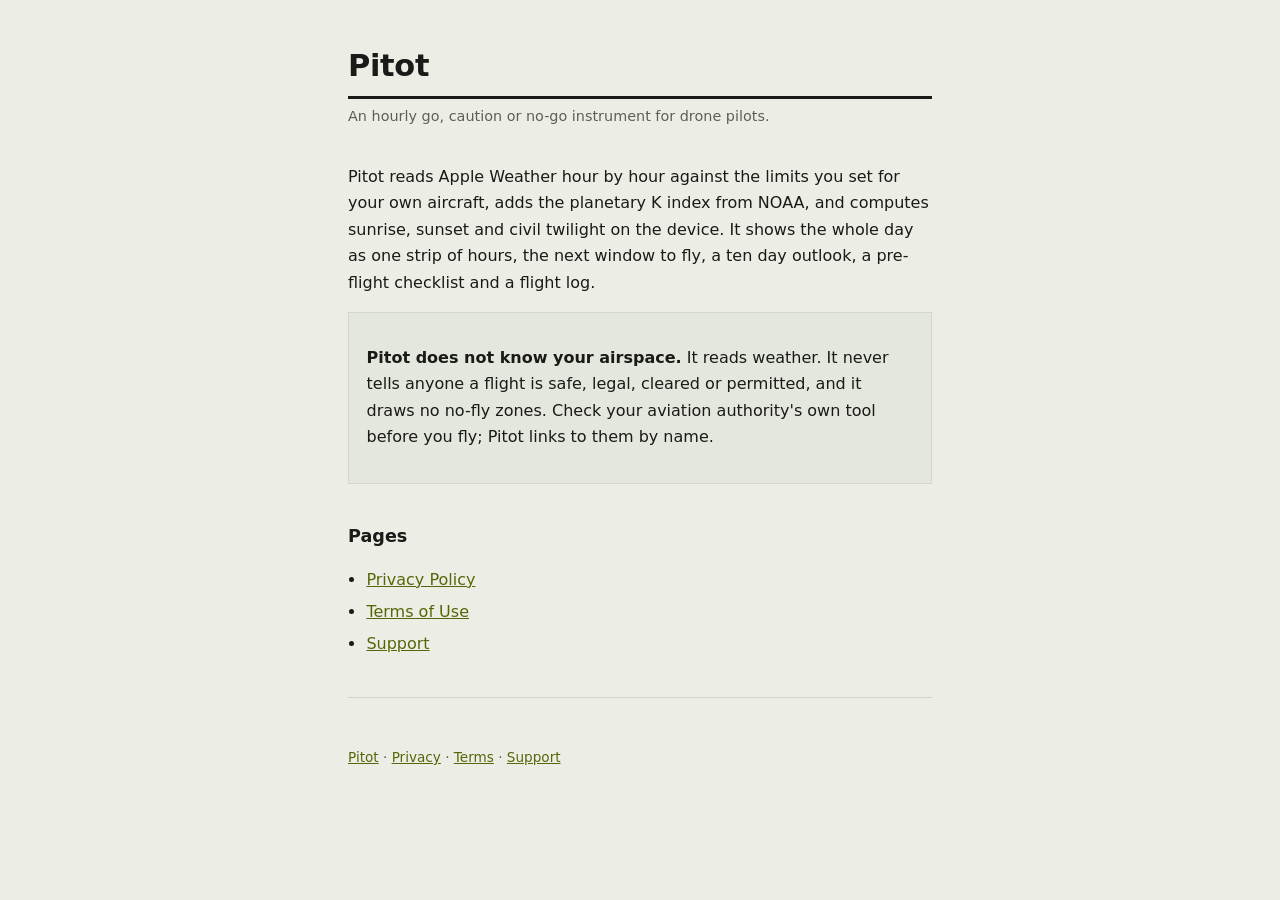
<file: index.html>
<!doctype html>
<html lang="en"><head>
<meta charset="utf-8">
<meta name="viewport" content="width=device-width,initial-scale=1">
<title>Pitot | Pitot</title>
<link rel="stylesheet" href="_style.css">
</head><body><main>
<h1>Pitot</h1>
<p class="meta">An hourly go, caution or no-go instrument for drone pilots.</p>

<p>Pitot reads Apple Weather hour by hour against the limits you set for your own
aircraft, adds the planetary K index from NOAA, and computes sunrise, sunset and civil
twilight on the device. It shows the whole day as one strip of hours, the next window to
fly, a ten day outlook, a pre-flight checklist and a flight log.</p>

<div class="note">
<p><strong>Pitot does not know your airspace.</strong> It reads weather. It never tells
anyone a flight is safe, legal, cleared or permitted, and it draws no no-fly zones. Check
your aviation authority's own tool before you fly; Pitot links to them by name.</p>
</div>

<h2>Pages</h2>
<ul>
  <li><a href="privacy.html">Privacy Policy</a></li>
  <li><a href="terms.html">Terms of Use</a></li>
  <li><a href="support.html">Support</a></li>
</ul>
<hr><footer><a href="index.html">Pitot</a> &middot; <a href="privacy.html">Privacy</a> &middot; <a href="terms.html">Terms</a> &middot; <a href="support.html">Support</a></footer></main></body></html>
</file>
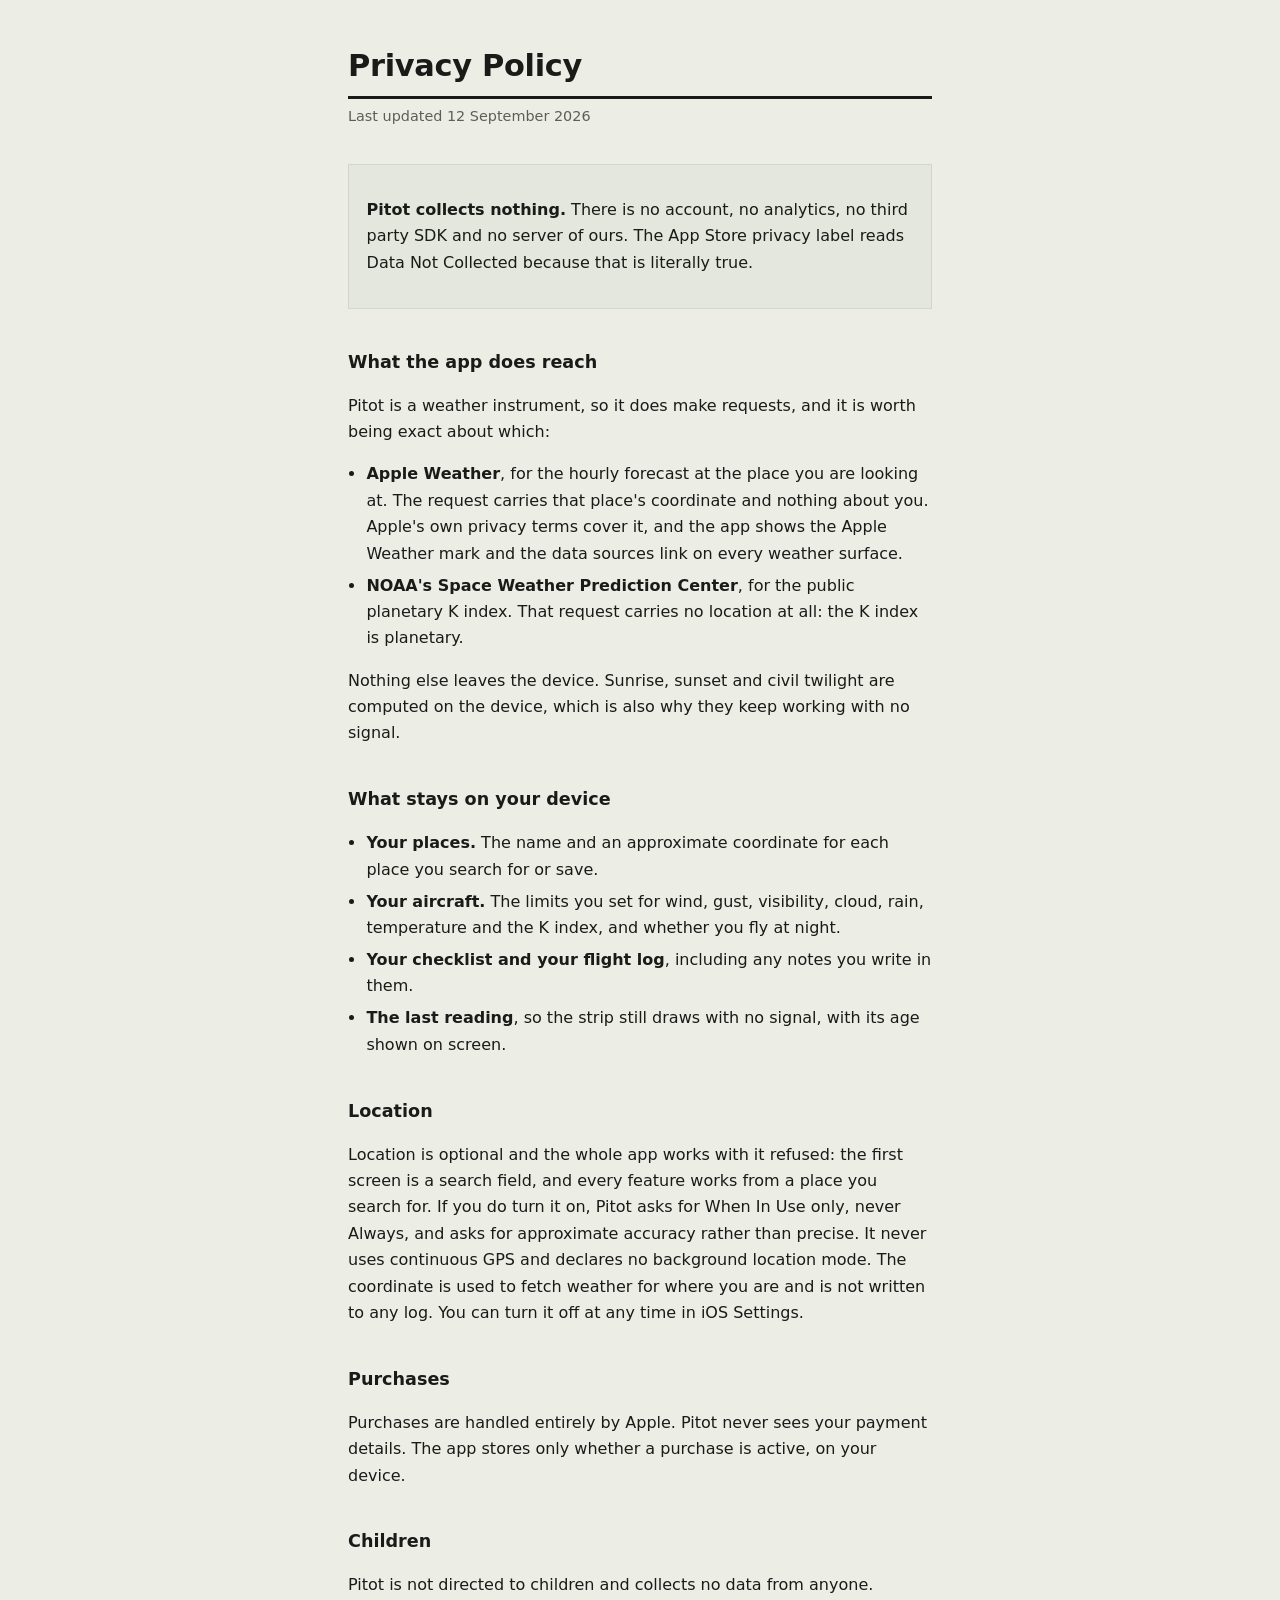
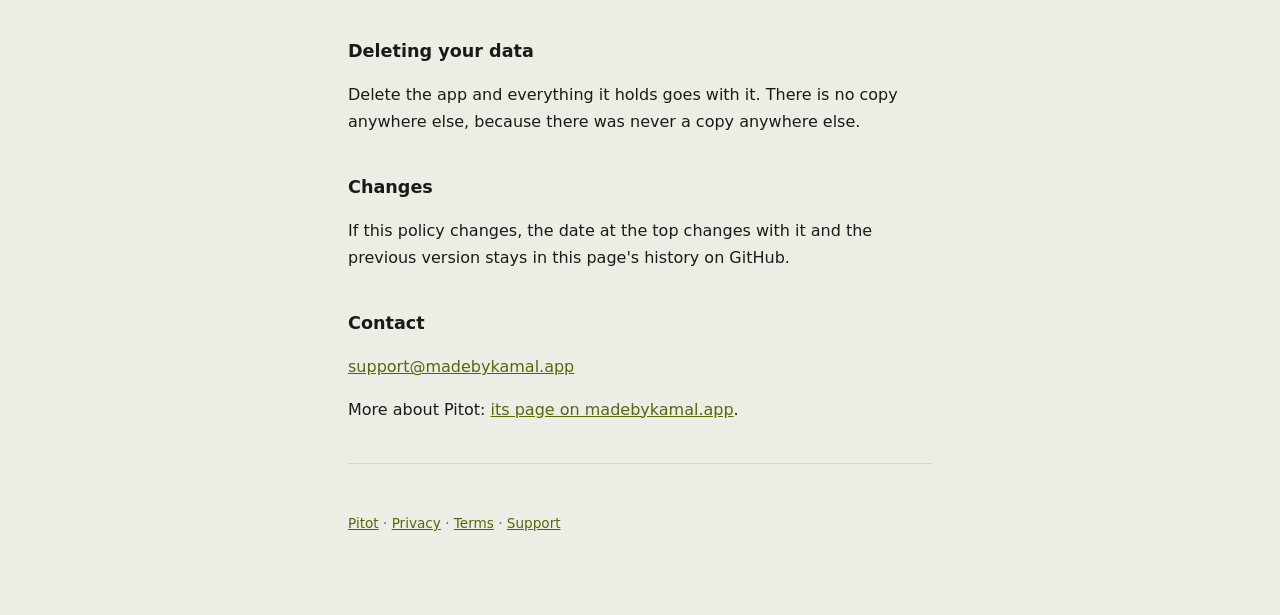
<file: privacy.html>
<!doctype html>
<html lang="en"><head>
<meta charset="utf-8">
<meta name="viewport" content="width=device-width,initial-scale=1">
<title>Privacy Policy | Pitot</title>
<link rel="stylesheet" href="_style.css">
</head><body><main>
<h1>Privacy Policy</h1>
<p class="meta">Last updated 12 September 2026</p>

<div class="note">
<p><strong>Pitot collects nothing.</strong> There is no account, no analytics, no
third party SDK and no server of ours. The App Store privacy label reads Data Not
Collected because that is literally true.</p>
</div>

<h2>What the app does reach</h2>
<p>Pitot is a weather instrument, so it does make requests, and it is worth being exact
about which:</p>
<ul>
  <li><strong>Apple Weather</strong>, for the hourly forecast at the place you are
      looking at. The request carries that place's coordinate and nothing about you.
      Apple's own privacy terms cover it, and the app shows the Apple Weather mark and
      the data sources link on every weather surface.</li>
  <li><strong>NOAA's Space Weather Prediction Center</strong>, for the public planetary
      K index. That request carries no location at all: the K index is planetary.</li>
</ul>
<p>Nothing else leaves the device. Sunrise, sunset and civil twilight are computed on the
device, which is also why they keep working with no signal.</p>

<h2>What stays on your device</h2>
<ul>
  <li><strong>Your places.</strong> The name and an approximate coordinate for each place
      you search for or save.</li>
  <li><strong>Your aircraft.</strong> The limits you set for wind, gust, visibility,
      cloud, rain, temperature and the K index, and whether you fly at night.</li>
  <li><strong>Your checklist and your flight log</strong>, including any notes you write
      in them.</li>
  <li><strong>The last reading</strong>, so the strip still draws with no signal, with
      its age shown on screen.</li>
</ul>

<h2>Location</h2>
<p>Location is optional and the whole app works with it refused: the first screen is a
search field, and every feature works from a place you search for. If you do turn it on,
Pitot asks for When In Use only, never Always, and asks for approximate accuracy rather
than precise. It never uses continuous GPS and declares no background location mode. The
coordinate is used to fetch weather for where you are and is not written to any log. You
can turn it off at any time in iOS Settings.</p>

<h2>Purchases</h2>
<p>Purchases are handled entirely by Apple. Pitot never sees your payment details. The
app stores only whether a purchase is active, on your device.</p>

<h2>Children</h2>
<p>Pitot is not directed to children and collects no data from anyone.</p>

<h2>Deleting your data</h2>
<p>Delete the app and everything it holds goes with it. There is no copy anywhere else,
because there was never a copy anywhere else.</p>

<h2>Changes</h2>
<p>If this policy changes, the date at the top changes with it and the previous version
stays in this page's history on GitHub.</p>

<h2>Contact</h2>
<p><a href="mailto:support@madebykamal.app">support@madebykamal.app</a></p>
<p>More about Pitot: <a href="https://madebykamal.app/apps/pitot/">its page on madebykamal.app</a>.</p>
<hr><footer><a href="index.html">Pitot</a> &middot; <a href="privacy.html">Privacy</a> &middot; <a href="terms.html">Terms</a> &middot; <a href="support.html">Support</a></footer></main></body></html>
</file>
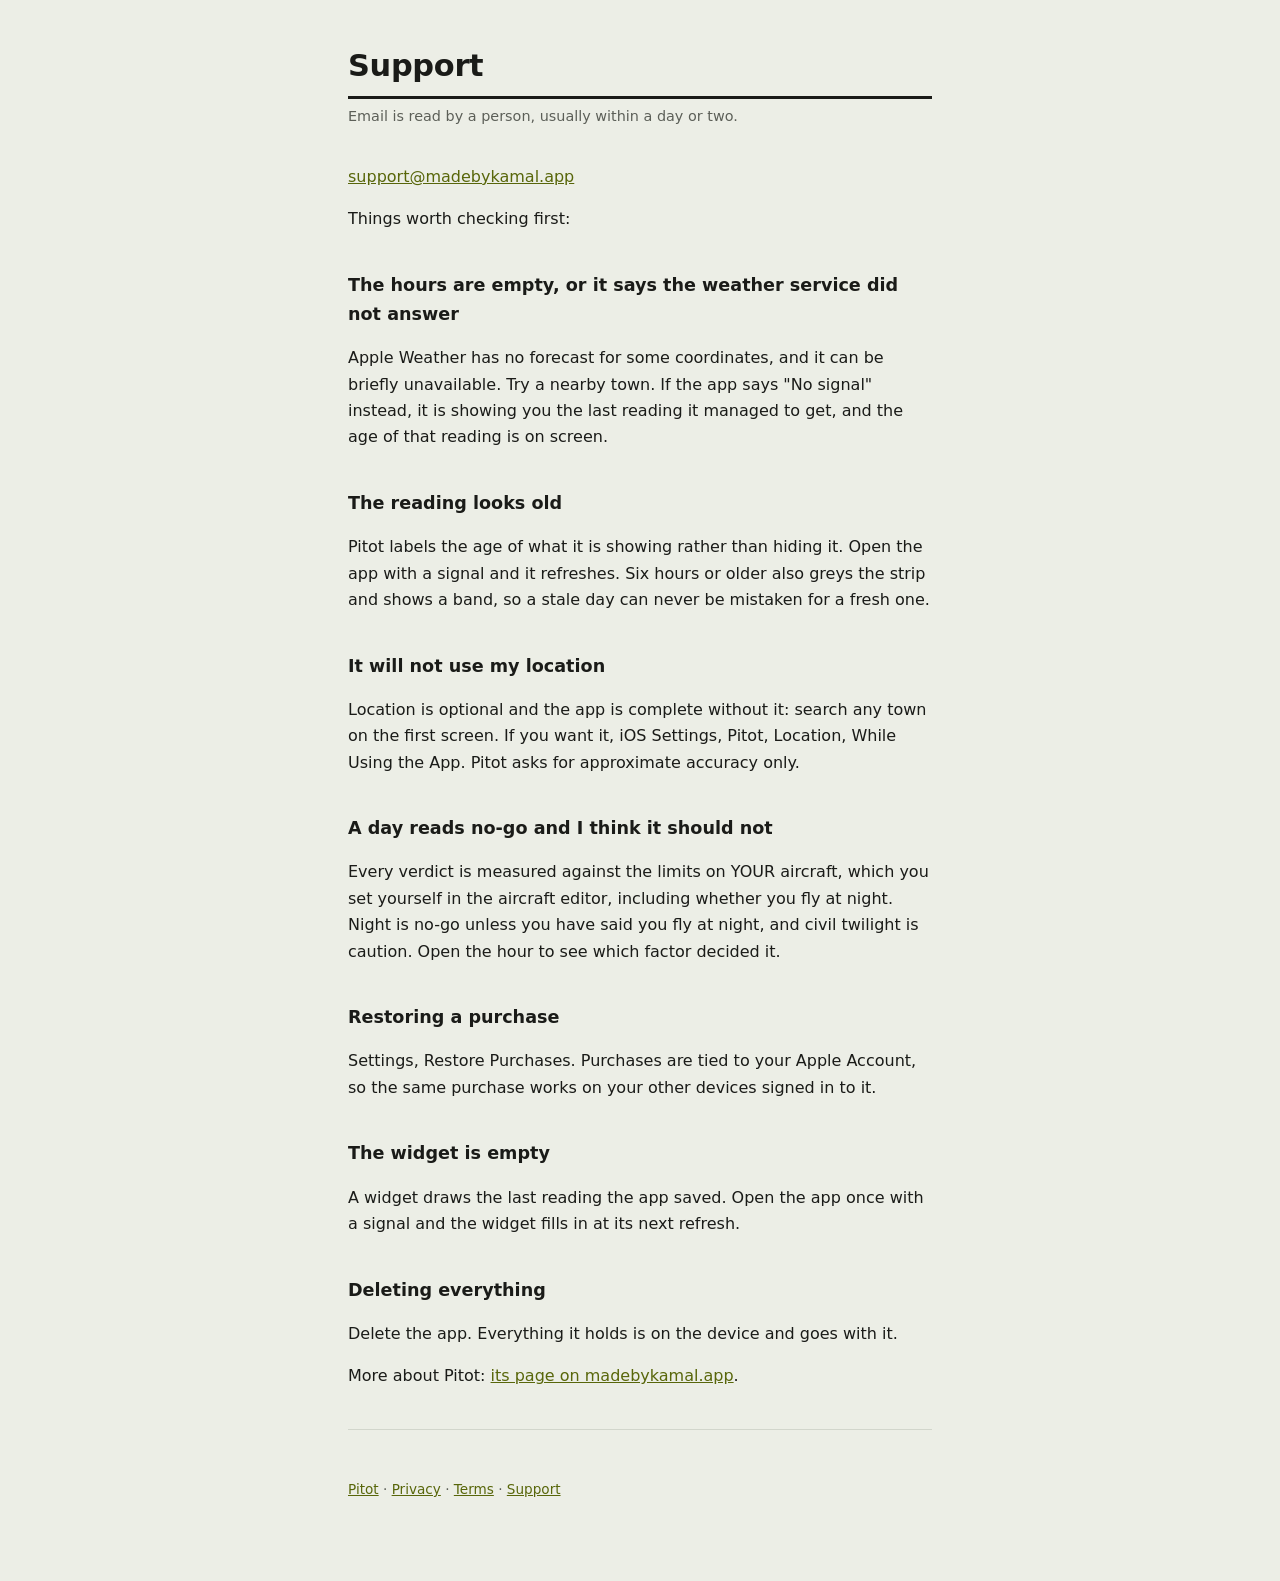
<file: support.html>
<!doctype html>
<html lang="en"><head>
<meta charset="utf-8">
<meta name="viewport" content="width=device-width,initial-scale=1">
<title>Support | Pitot</title>
<link rel="stylesheet" href="_style.css">
</head><body><main>
<h1>Support</h1>
<p class="meta">Email is read by a person, usually within a day or two.</p>

<p><a href="mailto:support@madebykamal.app">support@madebykamal.app</a></p>

<p>Things worth checking first:</p>

<h2>The hours are empty, or it says the weather service did not answer</h2>
<p>Apple Weather has no forecast for some coordinates, and it can be briefly unavailable.
Try a nearby town. If the app says "No signal" instead, it is showing you the last
reading it managed to get, and the age of that reading is on screen.</p>

<h2>The reading looks old</h2>
<p>Pitot labels the age of what it is showing rather than hiding it. Open the app with a
signal and it refreshes. Six hours or older also greys the strip and shows a band, so a
stale day can never be mistaken for a fresh one.</p>

<h2>It will not use my location</h2>
<p>Location is optional and the app is complete without it: search any town on the first
screen. If you want it, iOS Settings, Pitot, Location, While Using the App. Pitot asks
for approximate accuracy only.</p>

<h2>A day reads no-go and I think it should not</h2>
<p>Every verdict is measured against the limits on YOUR aircraft, which you set yourself
in the aircraft editor, including whether you fly at night. Night is no-go unless you
have said you fly at night, and civil twilight is caution. Open the hour to see which
factor decided it.</p>

<h2>Restoring a purchase</h2>
<p>Settings, Restore Purchases. Purchases are tied to your Apple Account, so the same
purchase works on your other devices signed in to it.</p>

<h2>The widget is empty</h2>
<p>A widget draws the last reading the app saved. Open the app once with a signal and the
widget fills in at its next refresh.</p>

<h2>Deleting everything</h2>
<p>Delete the app. Everything it holds is on the device and goes with it.</p>
<p>More about Pitot: <a href="https://madebykamal.app/apps/pitot/">its page on madebykamal.app</a>.</p>
<hr><footer><a href="index.html">Pitot</a> &middot; <a href="privacy.html">Privacy</a> &middot; <a href="terms.html">Terms</a> &middot; <a href="support.html">Support</a></footer></main></body></html>
</file>
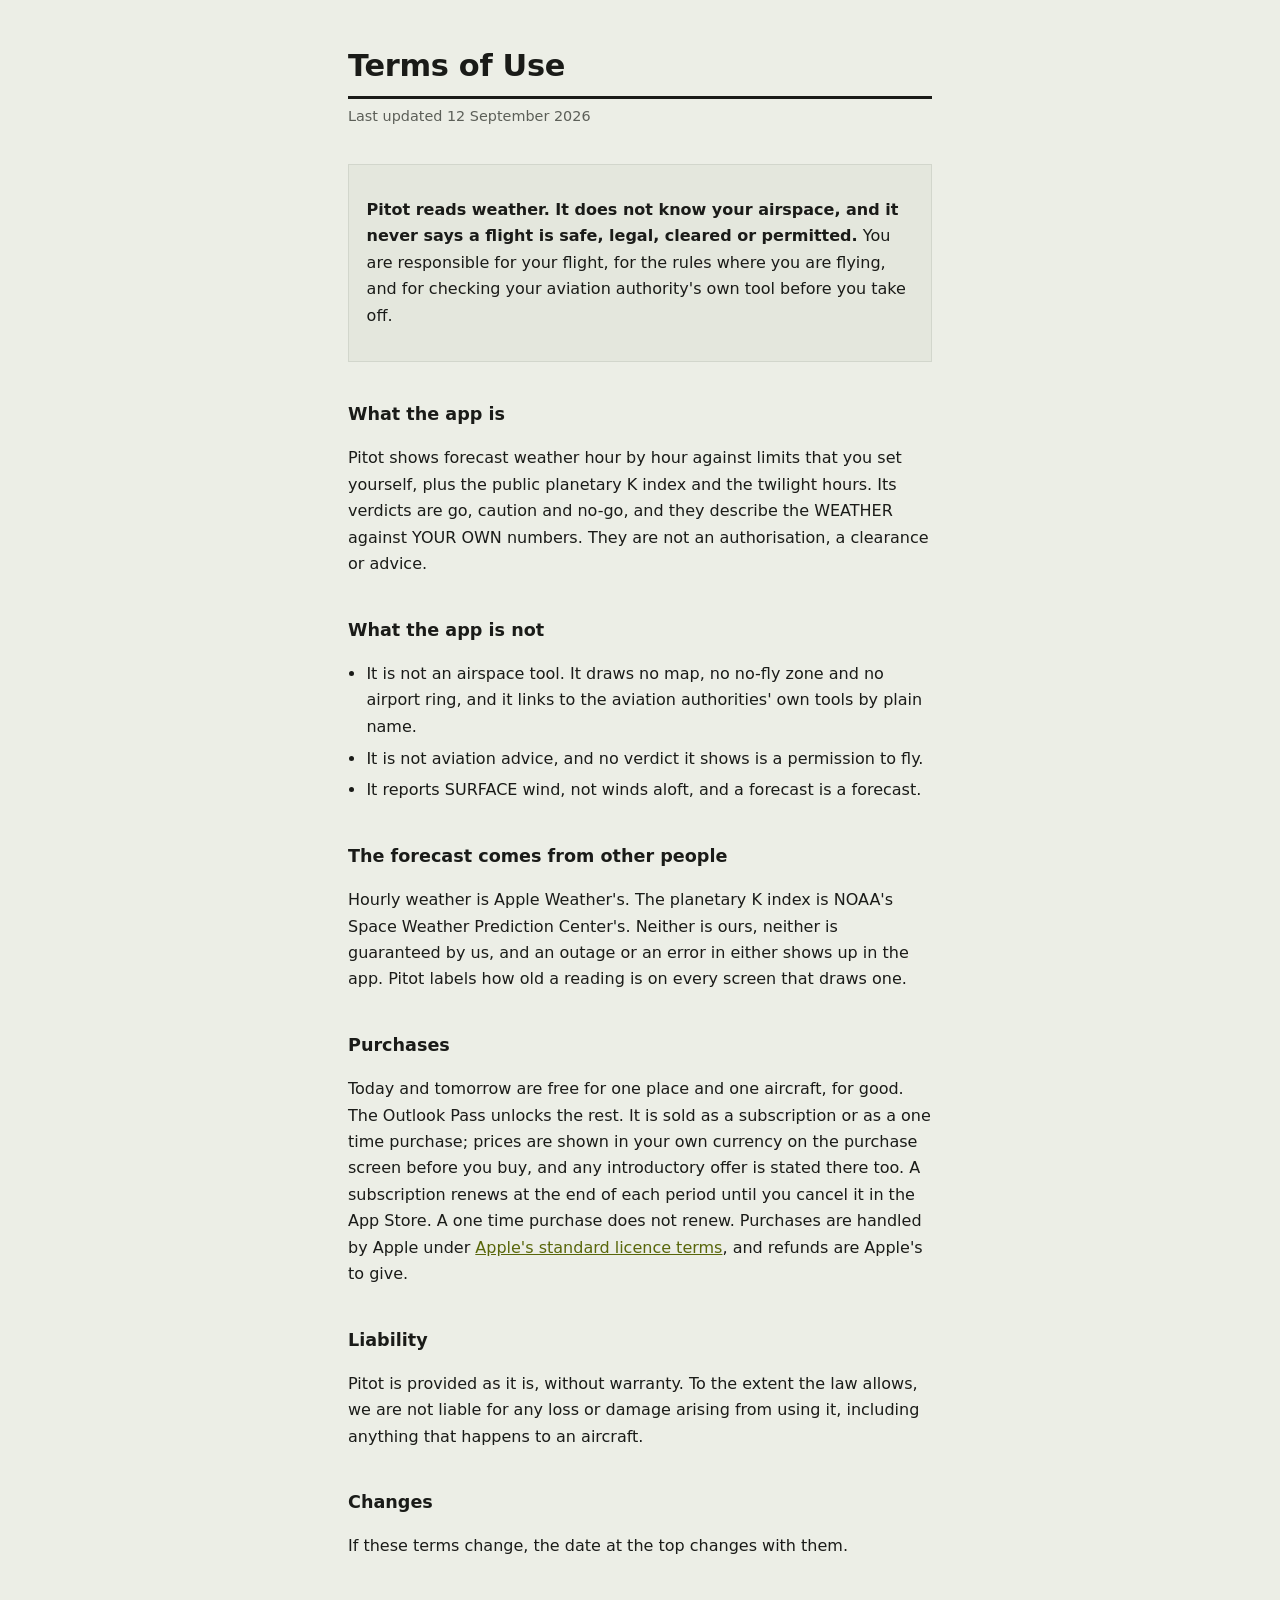
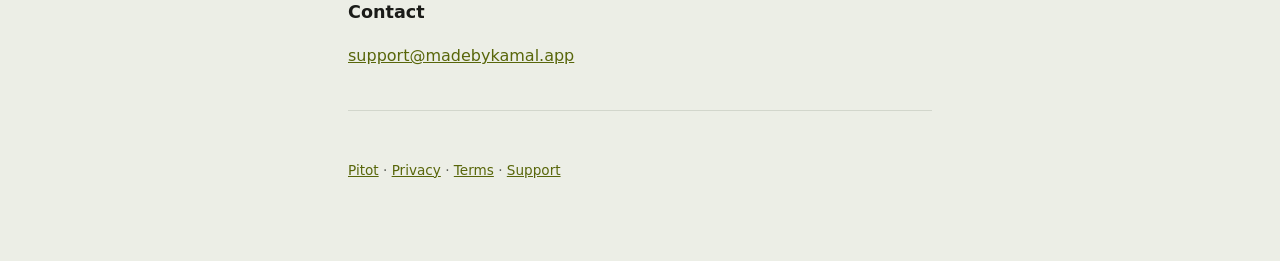
<file: terms.html>
<!doctype html>
<html lang="en"><head>
<meta charset="utf-8">
<meta name="viewport" content="width=device-width,initial-scale=1">
<title>Terms of Use | Pitot</title>
<link rel="stylesheet" href="_style.css">
</head><body><main>
<h1>Terms of Use</h1>
<p class="meta">Last updated 12 September 2026</p>

<div class="note">
<p><strong>Pitot reads weather. It does not know your airspace, and it never says a
flight is safe, legal, cleared or permitted.</strong> You are responsible for your
flight, for the rules where you are flying, and for checking your aviation authority's
own tool before you take off.</p>
</div>

<h2>What the app is</h2>
<p>Pitot shows forecast weather hour by hour against limits that you set yourself, plus
the public planetary K index and the twilight hours. Its verdicts are go, caution and
no-go, and they describe the WEATHER against YOUR OWN numbers. They are not an
authorisation, a clearance or advice.</p>

<h2>What the app is not</h2>
<ul>
  <li>It is not an airspace tool. It draws no map, no no-fly zone and no airport ring,
      and it links to the aviation authorities' own tools by plain name.</li>
  <li>It is not aviation advice, and no verdict it shows is a permission to fly.</li>
  <li>It reports SURFACE wind, not winds aloft, and a forecast is a forecast.</li>
</ul>

<h2>The forecast comes from other people</h2>
<p>Hourly weather is Apple Weather's. The planetary K index is NOAA's Space Weather
Prediction Center's. Neither is ours, neither is guaranteed by us, and an outage or an
error in either shows up in the app. Pitot labels how old a reading is on every screen
that draws one.</p>

<h2>Purchases</h2>
<p>Today and tomorrow are free for one place and one aircraft, for good. The Outlook Pass
unlocks the rest. It is sold as a subscription or as a one time purchase; prices are
shown in your own currency on the purchase screen before you buy, and any introductory
offer is stated there too. A subscription renews at the end of each period until you
cancel it in the App Store. A one time purchase does not renew. Purchases are handled by
Apple under
<a href="https://www.apple.com/legal/internet-services/itunes/dev/stdeula/">Apple's
standard licence terms</a>, and refunds are Apple's to give.</p>

<h2>Liability</h2>
<p>Pitot is provided as it is, without warranty. To the extent the law allows, we are not
liable for any loss or damage arising from using it, including anything that happens to
an aircraft.</p>

<h2>Changes</h2>
<p>If these terms change, the date at the top changes with them.</p>

<h2>Contact</h2>
<p><a href="mailto:support@madebykamal.app">support@madebykamal.app</a></p>
<hr><footer><a href="index.html">Pitot</a> &middot; <a href="privacy.html">Privacy</a> &middot; <a href="terms.html">Terms</a> &middot; <a href="support.html">Support</a></footer></main></body></html>
</file>
<file: _style.css>
/* Pitot's own palette, the same numbers the app draws with:
   ground #ECEEE6, ink #1A1B18, hi-vis #58660A, and their dark pairs. */
:root { --ink:#1A1B18; --soft:#5C5F58; --rule:#D2D6CC; --ground:#ECEEE6;
        --surface:#E4E7DD; --accent:#58660A; }
@media (prefers-color-scheme: dark) {
  :root { --ink:#F2F1EA; --soft:#A7ABA3; --rule:#2A2D30; --ground:#17191B;
          --surface:#101214; --accent:#D4EE2B; }
}
* { box-sizing: border-box; }
body { margin:0; background:var(--ground); color:var(--ink);
       font:16px/1.65 -apple-system,BlinkMacSystemFont,"Segoe UI",system-ui,sans-serif; }
main { max-width:39rem; margin:0 auto; padding:3rem 1.25rem 5rem; }
h1 { font-size:1.9rem; line-height:1.2; margin:0 0 .4rem; letter-spacing:-.01em; }
h1::after { content:""; display:block; height:3px; background:var(--ink); margin-top:.7rem; }
h2 { font-size:1.1rem; margin:2.4rem 0 .6rem; }
.meta { color:var(--soft); font-size:.9rem; margin:0 0 2.2rem; }
a { color:var(--accent); }
hr { border:0; border-top:1px solid var(--rule); margin:2.5rem 0; }
ul { padding-left:1.15rem; } li { margin:.35rem 0; }
.note { background:var(--surface); border:1px solid var(--rule); padding:1rem 1.1rem; }
code { font-size:.9em; }
footer { color:var(--soft); font-size:.85rem; margin-top:3rem; }
</file>
